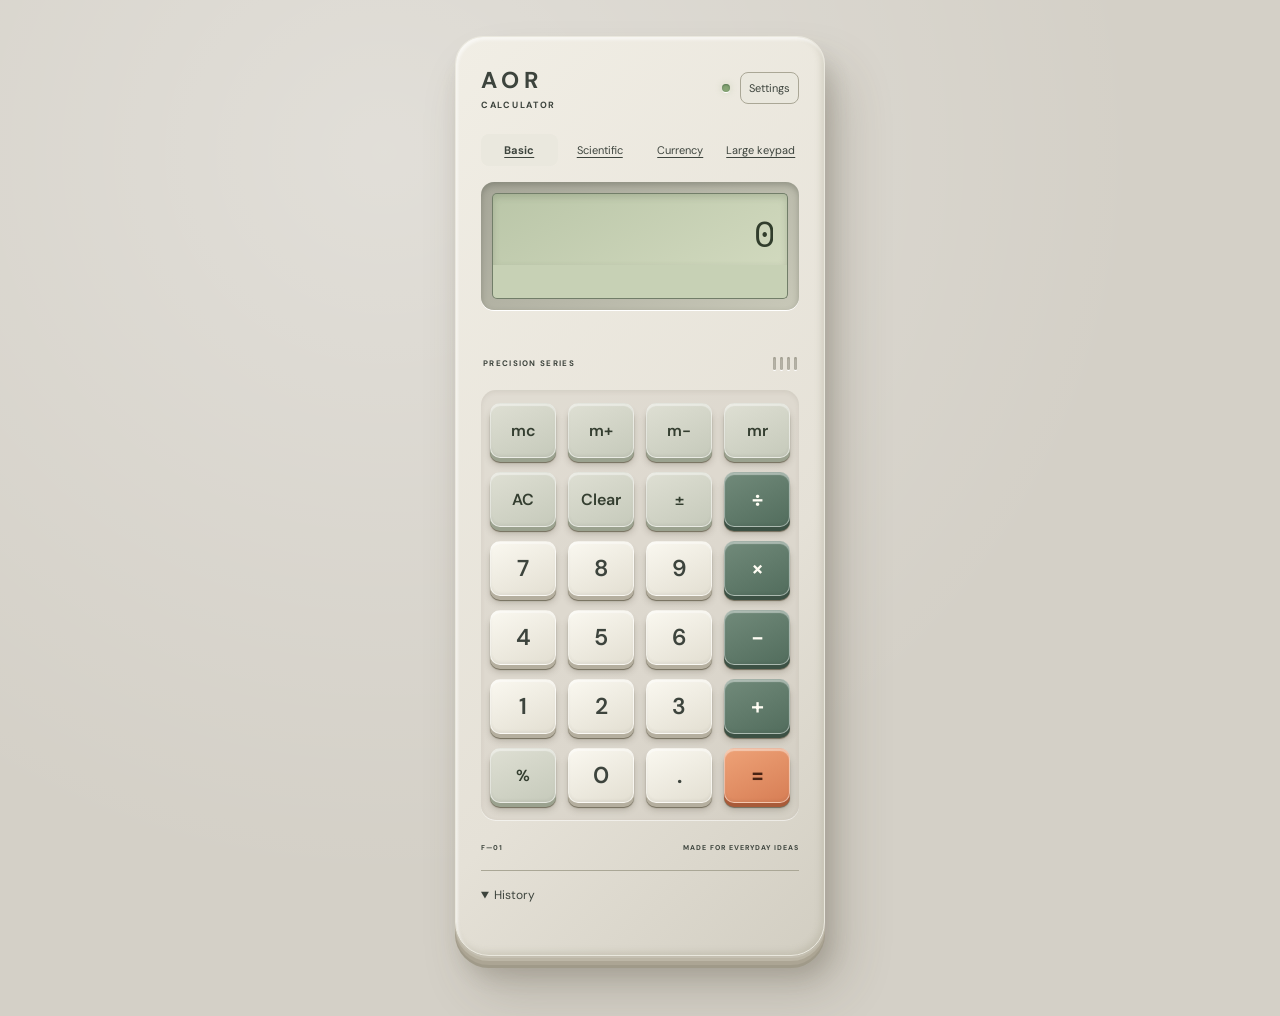
<file: index.html>
<!doctype html>
<html lang="en">
  <head>
    <meta charset="utf-8">
    <meta name="viewport" content="width=device-width, initial-scale=1">
    <meta name="color-scheme" content="light dark">
    <title>Calculator</title>
    <link rel="stylesheet" href="calculator.css">
    <script src="calculator.js" defer></script>
  </head>
  <body>
    <main class="calculator calculator--simple" aria-label="Calculator">
      <header class="calculator__header">
        <div class="calculator-brand"><span class="brand">AOR</span><h1 class="model">Calculator</h1></div>
        <span class="power-light" role="img" aria-label="Power on"></span>
        <div class="calculator__settings">
          <button type="button" class="calculator__settings-toggle" aria-expanded="false" aria-controls="settings-menu">Settings</button>
          <div id="settings-menu" class="settings-options" hidden>
            <button type="button" data-setting="history">Delete this history</button>
            <button type="button" data-setting="theme">Toggle theme</button>
            <button type="button" data-setting="sound" aria-pressed="true">Button sound: On</button>
            <button type="button" data-setting="help">Help &amp; privacy</button>
          </div>
        </div>
      </header>
      <nav class="calculator__toolbar" aria-label="Calculator modes">
        <a href="index.html" aria-current="page">Basic</a><a href="complex.html" >Scientific</a>
        <a href="exchange.html" >Currency</a><a href="expand.html" >Large keypad</a>
      </nav>
        <div class="calculator__screen">
        <input id="expression" class="calculator__display" type="text" aria-label="Editable equation" placeholder="0" autocomplete="off" spellcheck="false" maxlength="250">
        <output id="result" class="calculator__result" aria-label="Answer" aria-live="polite"></output>
      </div>
        <p id="status" role="status"></p>

      <div class="calculator-details" aria-hidden="true"><span>PRECISION SERIES</span><span class="speaker"><i></i><i></i><i></i><i></i></span></div>
      <div class="calculator__keypad ">
        <div class="calculator__basic-keys">
          <button type="button" class="key" data-key="mc">mc</button>
          <button type="button" class="key" data-key="m+">m+</button>
          <button type="button" class="key" data-key="m-">m-</button>
          <button type="button" class="key" data-key="mr">mr</button>
          <button type="button" class="key" data-key="AC">AC</button>
          <button type="button" class="key" data-key="Clear">Clear</button>
          <button type="button" class="key" data-key="sign">&plusmn;</button>
          <button type="button" class="key" data-key="/">&divide;</button>
          <button type="button" class="key" data-key="7">7</button>
          <button type="button" class="key" data-key="8">8</button>
          <button type="button" class="key" data-key="9">9</button>
          <button type="button" class="key" data-key="*">&times;</button>
          <button type="button" class="key" data-key="4">4</button>
          <button type="button" class="key" data-key="5">5</button>
          <button type="button" class="key" data-key="6">6</button>
          <button type="button" class="key" data-key="-">&minus;</button>
          <button type="button" class="key" data-key="1">1</button>
          <button type="button" class="key" data-key="2">2</button>
          <button type="button" class="key" data-key="3">3</button>
          <button type="button" class="key" data-key="+">+</button>
          <button type="button" class="key" data-key="%">%</button>
          <button type="button" class="key" data-key="0">0</button>
          <button type="button" class="key" data-key=".">.</button>
          <button type="button" class="key" data-key="=">=</button>
        </div>
      </div>
      <footer class="calculator-footer"><span>F&mdash;01</span><span>MADE FOR EVERYDAY IDEAS</span></footer>
      <details class="history" open>
        <summary>History</summary>
        <ol id="history-list"></ol>
      </details>
      <dialog id="help">
        <h2>Help &amp; privacy</h2>
        <p>Use the keys or your keyboard. Edit the expression to correct any part before pressing Enter or =. Select a history entry to edit and calculate it again. Enter calculates, Backspace deletes, Escape clears. Powers use ^. Functions act on the current number or the most recent parenthesized group. Percent divides that value by 100. Clear deletes one character; AC resets the expression. Memory persists until cleared or this page is closed.</p>
        <p>Trigonometry starts in degrees; select Deg/Rad to switch. History, theme and sound preferences are saved in this browser when storage is available. Toggle button sounds in Settings. Each calculator mode saves its own history. Delete this history removes only calculations saved in the current mode. Currency rates are fetched automatically from ExchangeRate-API and cached in this browser. All currencies supported by that provider are available. Rates update daily and may differ from your bank. Only the rate request is sent to the provider; your amounts and calculation history stay in this browser.</p>
        <form method="dialog">
          <button type="submit">Close</button>
        </form>
      </dialog>
    </main>
  </body>
</html>
</file>
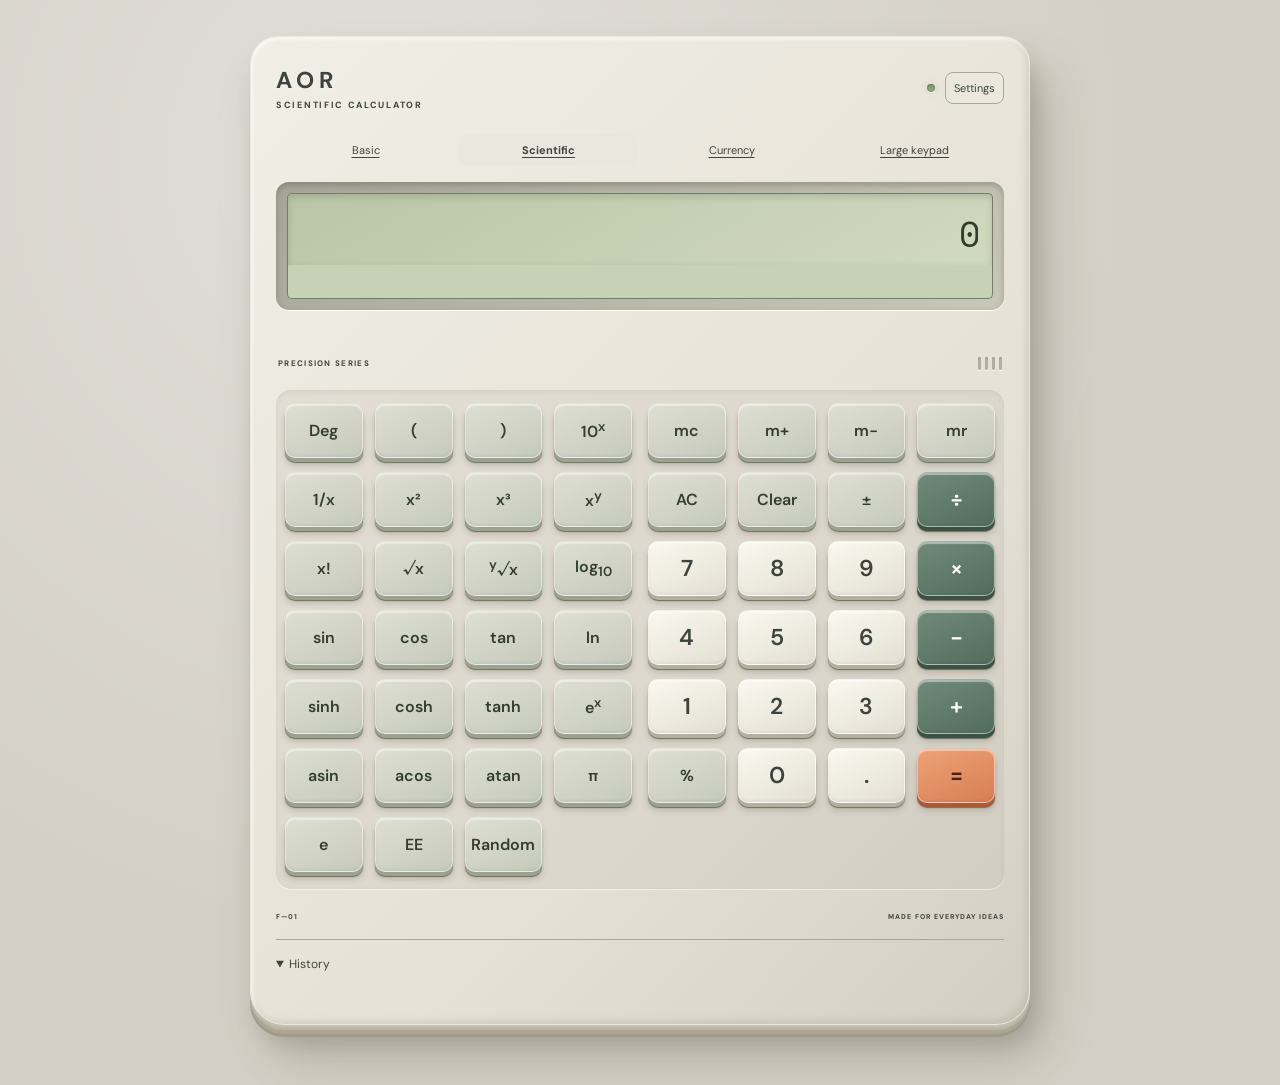
<file: complex.html>
<!doctype html>
<html lang="en">
  <head>
    <meta charset="utf-8">
    <meta name="viewport" content="width=device-width, initial-scale=1">
    <meta name="color-scheme" content="light dark">
    <title>Scientific calculator</title>
    <link rel="stylesheet" href="calculator.css">
    <script src="calculator.js" defer></script>
  </head>
  <body>
    <main class="calculator calculator--scientific" aria-label="Scientific calculator">
      <header class="calculator__header">
        <div class="calculator-brand"><span class="brand">AOR</span><h1 class="model">Scientific calculator</h1></div>
        <span class="power-light" role="img" aria-label="Power on"></span>
        <div class="calculator__settings">
          <button type="button" class="calculator__settings-toggle" aria-expanded="false" aria-controls="settings-menu">Settings</button>
          <div id="settings-menu" class="settings-options" hidden>
            <button type="button" data-setting="history">Delete this history</button>
            <button type="button" data-setting="theme">Toggle theme</button>
            <button type="button" data-setting="sound" aria-pressed="true">Button sound: On</button>
            <button type="button" data-setting="help">Help &amp; privacy</button>
          </div>
        </div>
      </header>
      <nav class="calculator__toolbar" aria-label="Calculator modes">
        <a href="index.html" >Basic</a><a href="complex.html" aria-current="page">Scientific</a>
        <a href="exchange.html" >Currency</a><a href="expand.html" >Large keypad</a>
      </nav>
        <div class="calculator__screen">
        <input id="expression" class="calculator__display" type="text" aria-label="Editable equation" placeholder="0" autocomplete="off" spellcheck="false" maxlength="250">
        <output id="result" class="calculator__result" aria-label="Answer" aria-live="polite"></output>
      </div>
        <p id="status" role="status"></p>

      <div class="calculator-details" aria-hidden="true"><span>PRECISION SERIES</span><span class="speaker"><i></i><i></i><i></i><i></i></span></div>
      <div class="calculator__keypad calculator__keypad--scientific">
        <div class="calculator__scientific-keys">
          <button type="button" class="key" data-key="angle">Deg</button>
          <button type="button" class="key" data-key="(">(</button>
          <button type="button" class="key" data-key=")">)</button>
          <button type="button" class="key" data-key="pow10">10<sup>x</sup></button>
          <button type="button" class="key" data-key="reciprocal">1/x</button>
          <button type="button" class="key" data-key="square">x&sup2;</button>
          <button type="button" class="key" data-key="cube">x&sup3;</button>
          <button type="button" class="key" data-key="^">x<sup>y</sup></button>
          <button type="button" class="key" data-key="factorial">x!</button>
          <button type="button" class="key" data-key="sqrt">&radic;x</button>
          <button type="button" class="key" aria-label="Nth root: enter radicand, root key, then degree" data-key="root"><sup>y</sup>&radic;x</button>
          <button type="button" class="key" data-key="log">log<sub>10</sub></button>
          <button type="button" class="key" data-key="sin">sin</button>
          <button type="button" class="key" data-key="cos">cos</button>
          <button type="button" class="key" data-key="tan">tan</button>
          <button type="button" class="key" data-key="ln">ln</button>
          <button type="button" class="key" data-key="sinh">sinh</button>
          <button type="button" class="key" data-key="cosh">cosh</button>
          <button type="button" class="key" data-key="tanh">tanh</button>
          <button type="button" class="key" data-key="exp">e<sup>x</sup></button>
          <button type="button" class="key" data-key="asin">asin</button>
          <button type="button" class="key" data-key="acos">acos</button>
          <button type="button" class="key" data-key="atan">atan</button>
          <button type="button" class="key" data-key="pi">&pi;</button>
          <button type="button" class="key" data-key="e">e</button>
          <button type="button" class="key" data-key="EE">EE</button>
          <button type="button" class="key" data-key="random">Random</button>
          </div><div class="calculator__basic-keys"><button type="button" class="key" data-key="mc">mc</button>
          <button type="button" class="key" data-key="m+">m+</button>
          <button type="button" class="key" data-key="m-">m-</button>
          <button type="button" class="key" data-key="mr">mr</button>
          <button type="button" class="key" data-key="AC">AC</button>
          <button type="button" class="key" data-key="Clear">Clear</button>
          <button type="button" class="key" data-key="sign">&plusmn;</button>
          <button type="button" class="key" data-key="/">&divide;</button>
          <button type="button" class="key" data-key="7">7</button>
          <button type="button" class="key" data-key="8">8</button>
          <button type="button" class="key" data-key="9">9</button>
          <button type="button" class="key" data-key="*">&times;</button>
          <button type="button" class="key" data-key="4">4</button>
          <button type="button" class="key" data-key="5">5</button>
          <button type="button" class="key" data-key="6">6</button>
          <button type="button" class="key" data-key="-">&minus;</button>
          <button type="button" class="key" data-key="1">1</button>
          <button type="button" class="key" data-key="2">2</button>
          <button type="button" class="key" data-key="3">3</button>
          <button type="button" class="key" data-key="+">+</button>
          <button type="button" class="key" data-key="%">%</button>
          <button type="button" class="key" data-key="0">0</button>
          <button type="button" class="key" data-key=".">.</button>
          <button type="button" class="key" data-key="=">=</button>
        </div>
      </div>
      <footer class="calculator-footer"><span>F&mdash;01</span><span>MADE FOR EVERYDAY IDEAS</span></footer>
      <details class="history" open>
        <summary>History</summary>
        <ol id="history-list"></ol>
      </details>
      <dialog id="help">
        <h2>Help &amp; privacy</h2>
        <p>Use the keys or your keyboard. Edit the expression to correct any part before pressing Enter or =. Select a history entry to edit and calculate it again. Enter calculates, Backspace deletes, Escape clears. Powers use ^. Functions act on the current number or the most recent parenthesized group. Percent divides that value by 100. Clear deletes one character; AC resets the expression. Memory persists until cleared or this page is closed.</p>
        <p>Trigonometry starts in degrees; select Deg/Rad to switch. History, theme and sound preferences are saved in this browser when storage is available. Toggle button sounds in Settings. Each calculator mode saves its own history. Delete this history removes only calculations saved in the current mode. Currency rates are fetched automatically from ExchangeRate-API and cached in this browser. All currencies supported by that provider are available. Rates update daily and may differ from your bank. Only the rate request is sent to the provider; your amounts and calculation history stay in this browser.</p>
        <form method="dialog">
          <button type="submit">Close</button>
        </form>
      </dialog>
    </main>
  </body>
</html>
</file>
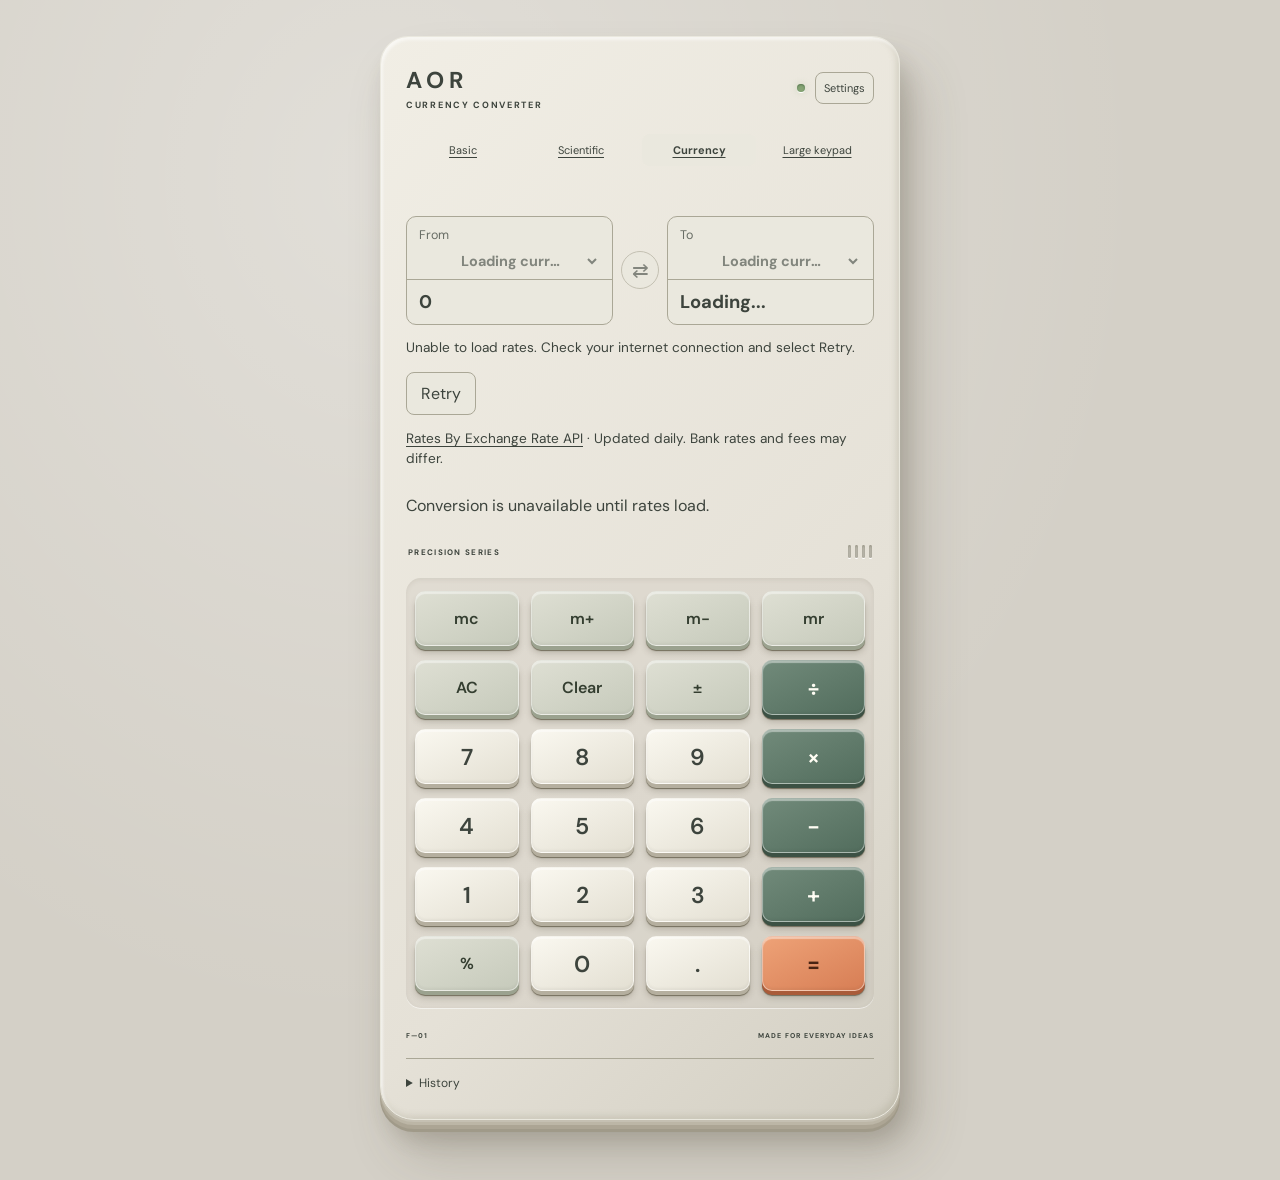
<file: exchange.html>
<!doctype html>
<html lang="en">
  <head>
    <meta charset="utf-8">
    <meta name="viewport" content="width=device-width, initial-scale=1">
    <meta name="color-scheme" content="light dark">
    <title>Currency converter</title>
    <link rel="stylesheet" href="calculator.css">
    <script src="calculator.js" defer></script>
  </head>
  <body>
    <main class="calculator calculator--exchange" aria-label="Currency converter">
      <header class="calculator__header">
        <div class="calculator-brand"><span class="brand">AOR</span><h1 class="model">Currency converter</h1></div>
        <span class="power-light" role="img" aria-label="Power on"></span>
        <div class="calculator__settings">
          <button type="button" class="calculator__settings-toggle" aria-expanded="false" aria-controls="settings-menu">Settings</button>
          <div id="settings-menu" class="settings-options" hidden>
            <button type="button" data-setting="history">Delete this history</button>
            <button type="button" data-setting="theme">Toggle theme</button>
            <button type="button" data-setting="sound" aria-pressed="true">Button sound: On</button>
            <button type="button" data-setting="help">Help &amp; privacy</button>
          </div>
        </div>
      </header>
      <nav class="calculator__toolbar" aria-label="Calculator modes">
        <a href="index.html" >Basic</a>
        <a href="complex.html" >Scientific</a>
        <a href="exchange.html" aria-current="page">Currency</a>
        <a href="expand.html" >Large keypad</a>
      </nav>
        <p id="status" role="status"></p>
        <div class="exchange-fields">
          <label class="currency-card" for="from-currency">
            <span class="currency-card__title">From</span>
            <span class="currency-card__selection">
              <span id="from-flag" class="currency-card__flag" aria-hidden="true"></span>
              <select id="from-currency" disabled><option value="">Loading currencies...</option></select>
            </span>
            <span id="from-amount" class="currency-card__amount">0</span>
          </label>
          <button type="button" data-key="swap" id="swap-currencies" aria-label="Swap currencies" disabled>&#8644;</button>
          <label class="currency-card" for="to-currency">
            <span class="currency-card__title">To</span>
            <span class="currency-card__selection">
              <span id="to-flag" class="currency-card__flag" aria-hidden="true"></span>
              <select id="to-currency" disabled><option value="">Loading currencies...</option></select>
            </span>
            <span id="to-amount" class="currency-card__amount">Loading...</span>
          </label>
        </div>
      <p id="rate-status" class="hint" role="status">Loading exchange rates...</p>
      <button type="button" id="refresh-rates" disabled>Refresh rates</button>
      <p class="hint"><a href="https://www.exchangerate-api.com" target="_blank" rel="noopener noreferrer">Rates By Exchange Rate API</a> &middot; Updated daily. Bank rates and fees may differ.</p>
      <output id="conversion" aria-live="polite">Loading exchange rates...</output>
      <div class="calculator-details" aria-hidden="true"><span>PRECISION SERIES</span><span class="speaker"><i></i><i></i><i></i><i></i></span></div>
      <div class="calculator__keypad ">
        <div class="calculator__basic-keys">
          <button type="button" class="key" data-key="mc">mc</button>
          <button type="button" class="key" data-key="m+">m+</button>
          <button type="button" class="key" data-key="m-">m-</button>
          <button type="button" class="key" data-key="mr">mr</button>
          <button type="button" class="key" data-key="AC">AC</button>
          <button type="button" class="key" data-key="Clear">Clear</button>
          <button type="button" class="key" data-key="sign">&plusmn;</button>
          <button type="button" class="key" data-key="/">&divide;</button>
          <button type="button" class="key" data-key="7">7</button>
          <button type="button" class="key" data-key="8">8</button>
          <button type="button" class="key" data-key="9">9</button>
          <button type="button" class="key" data-key="*">&times;</button>
          <button type="button" class="key" data-key="4">4</button>
          <button type="button" class="key" data-key="5">5</button>
          <button type="button" class="key" data-key="6">6</button>
          <button type="button" class="key" data-key="-">&minus;</button>
          <button type="button" class="key" data-key="1">1</button>
          <button type="button" class="key" data-key="2">2</button>
          <button type="button" class="key" data-key="3">3</button>
          <button type="button" class="key" data-key="+">+</button>
          <button type="button" class="key" data-key="%">%</button>
          <button type="button" class="key" data-key="0">0</button>
          <button type="button" class="key" data-key=".">.</button>
          <button type="button" class="key" data-key="=">=</button>
        </div>
      </div>
      <footer class="calculator-footer"><span>F&mdash;01</span><span>MADE FOR EVERYDAY IDEAS</span></footer>
      <details class="history">
        <summary>History</summary>
        <ol id="history-list"></ol>
      </details>
      <dialog id="help">
        <h2>Help &amp; privacy</h2>
        <p>Use the keys or your keyboard. Edit the expression to correct any part before pressing Enter or =. Select a history entry to edit and calculate it again. Enter calculates, Backspace deletes, Escape clears. Powers use ^. Functions act on the current number or the most recent parenthesized group. Percent divides that value by 100. Clear deletes one character; AC resets the expression. Memory persists until cleared or this page is closed.</p>
        <p>Trigonometry starts in degrees; select Deg/Rad to switch. History, theme and sound preferences are saved in this browser when storage is available. Toggle button sounds in Settings. Each calculator mode saves its own history. Delete this history removes only calculations saved in the current mode. Currency rates are fetched automatically from ExchangeRate-API and cached in this browser. All currencies supported by that provider are available. Rates update daily and may differ from your bank. Only the rate request is sent to the provider; your amounts and calculation history stay in this browser.</p>
        <form method="dialog">
          <button type="submit">Close</button>
        </form>
      </dialog>
    </main>
  </body>
</html>
</file>
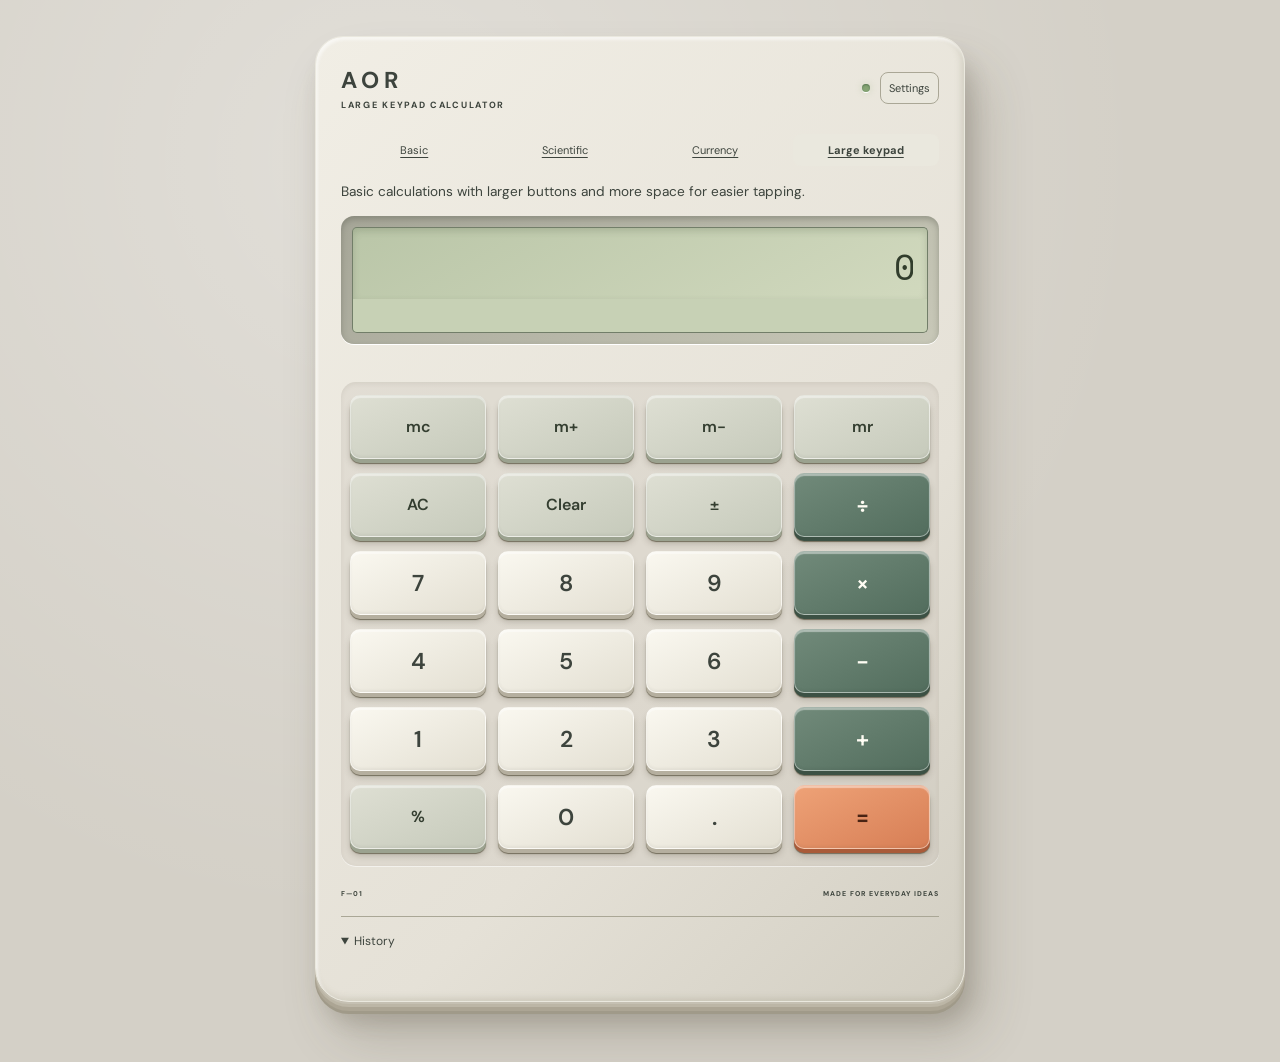
<file: expand.html>
<!doctype html>
<html lang="en">
  <head>
    <meta charset="utf-8">
    <meta name="viewport" content="width=device-width, initial-scale=1">
    <meta name="color-scheme" content="light dark">
    <title>Large keypad calculator</title>
    <link rel="stylesheet" href="calculator.css">
    <script src="calculator.js" defer></script>
  </head>
  <body>
    <main class="calculator calculator--expanded" aria-label="Large keypad calculator">
    <header class="calculator__header">
      <div class="calculator-brand"><span class="brand">AOR</span><h1 class="model">Large keypad calculator</h1></div>
        <span class="power-light" role="img" aria-label="Power on"></span>
      <div class="calculator__settings">
        <button type="button" class="calculator__settings-toggle" aria-expanded="false" aria-controls="settings-menu">Settings</button>
        <div id="settings-menu" class="settings-options" hidden>
          <button type="button" data-setting="history">Delete this history</button>
          <button type="button" data-setting="theme">Toggle theme</button>
          <button type="button" data-setting="sound" aria-pressed="true">Button sound: On</button>
          <button type="button" data-setting="help">Help &amp; privacy</button>
        </div>
      </div>
    </header>
    <nav class="calculator__toolbar" aria-label="Calculator modes">
      <a href="index.html" >Basic</a>
      <a href="complex.html" >Scientific</a>
      <a href="exchange.html" >Currency</a>
      <a href="expand.html" aria-current="page">Large keypad</a>
    </nav>
    <p class="hint">Basic calculations with larger buttons and more space for easier tapping.</p>
      <div class="calculator__screen">
        <input id="expression" class="calculator__display" type="text" aria-label="Editable equation" placeholder="0" autocomplete="off" spellcheck="false" maxlength="250">
        <output id="result" class="calculator__result" aria-label="Answer" aria-live="polite"></output>
      </div>
      <p id="status" role="status"></p>

    <div class="calculator__keypad ">
      <div class="calculator__basic-keys">
        <button type="button" class="key" data-key="mc">mc</button>
        <button type="button" class="key" data-key="m+">m+</button>
        <button type="button" class="key" data-key="m-">m-</button>
        <button type="button" class="key" data-key="mr">mr</button>
        <button type="button" class="key" data-key="AC">AC</button>
        <button type="button" class="key" data-key="Clear">Clear</button>
        <button type="button" class="key" data-key="sign">&plusmn;</button>
        <button type="button" class="key" data-key="/">&divide;</button>
        <button type="button" class="key" data-key="7">7</button>
        <button type="button" class="key" data-key="8">8</button>
        <button type="button" class="key" data-key="9">9</button>
        <button type="button" class="key" data-key="*">&times;</button>
        <button type="button" class="key" data-key="4">4</button>
        <button type="button" class="key" data-key="5">5</button>
        <button type="button" class="key" data-key="6">6</button>
        <button type="button" class="key" data-key="-">&minus;</button>
        <button type="button" class="key" data-key="1">1</button>
        <button type="button" class="key" data-key="2">2</button>
        <button type="button" class="key" data-key="3">3</button>
        <button type="button" class="key" data-key="+">+</button>
        <button type="button" class="key" data-key="%">%</button>
        <button type="button" class="key" data-key="0">0</button>
        <button type="button" class="key" data-key=".">.</button>
        <button type="button" class="key" data-key="=">=</button>
      </div>
    </div>
      <footer class="calculator-footer"><span>F&mdash;01</span><span>MADE FOR EVERYDAY IDEAS</span></footer>
      <details class="history" open>
        <summary>History</summary>
        <ol id="history-list"></ol>
      </details>
      <dialog id="help">
        <h2>Help &amp; privacy</h2>
        <p>Use the keys or your keyboard. Edit the expression to correct any part before pressing Enter or =. Select a history entry to edit and calculate it again. Enter calculates, Backspace deletes, Escape clears. Powers use ^. Functions act on the current number or the most recent parenthesized group. Percent divides that value by 100. Clear deletes one character; AC resets the expression. Memory persists until cleared or this page is closed.</p>
        <p>Trigonometry starts in degrees; select Deg/Rad to switch. History, theme and sound preferences are saved in this browser when storage is available. Toggle button sounds in Settings. Each calculator mode saves its own history. Delete this history removes only calculations saved in the current mode. Currency rates are fetched automatically from ExchangeRate-API and cached in this browser. All currencies supported by that provider are available. Rates update daily and may differ from your bank. Only the rate request is sent to the provider; your amounts and calculation history stay in this browser.</p>
        <form method="dialog">
          <button type="submit">Close</button>
        </form>
      </dialog>
    </main>
  </body>
</html>
</file>
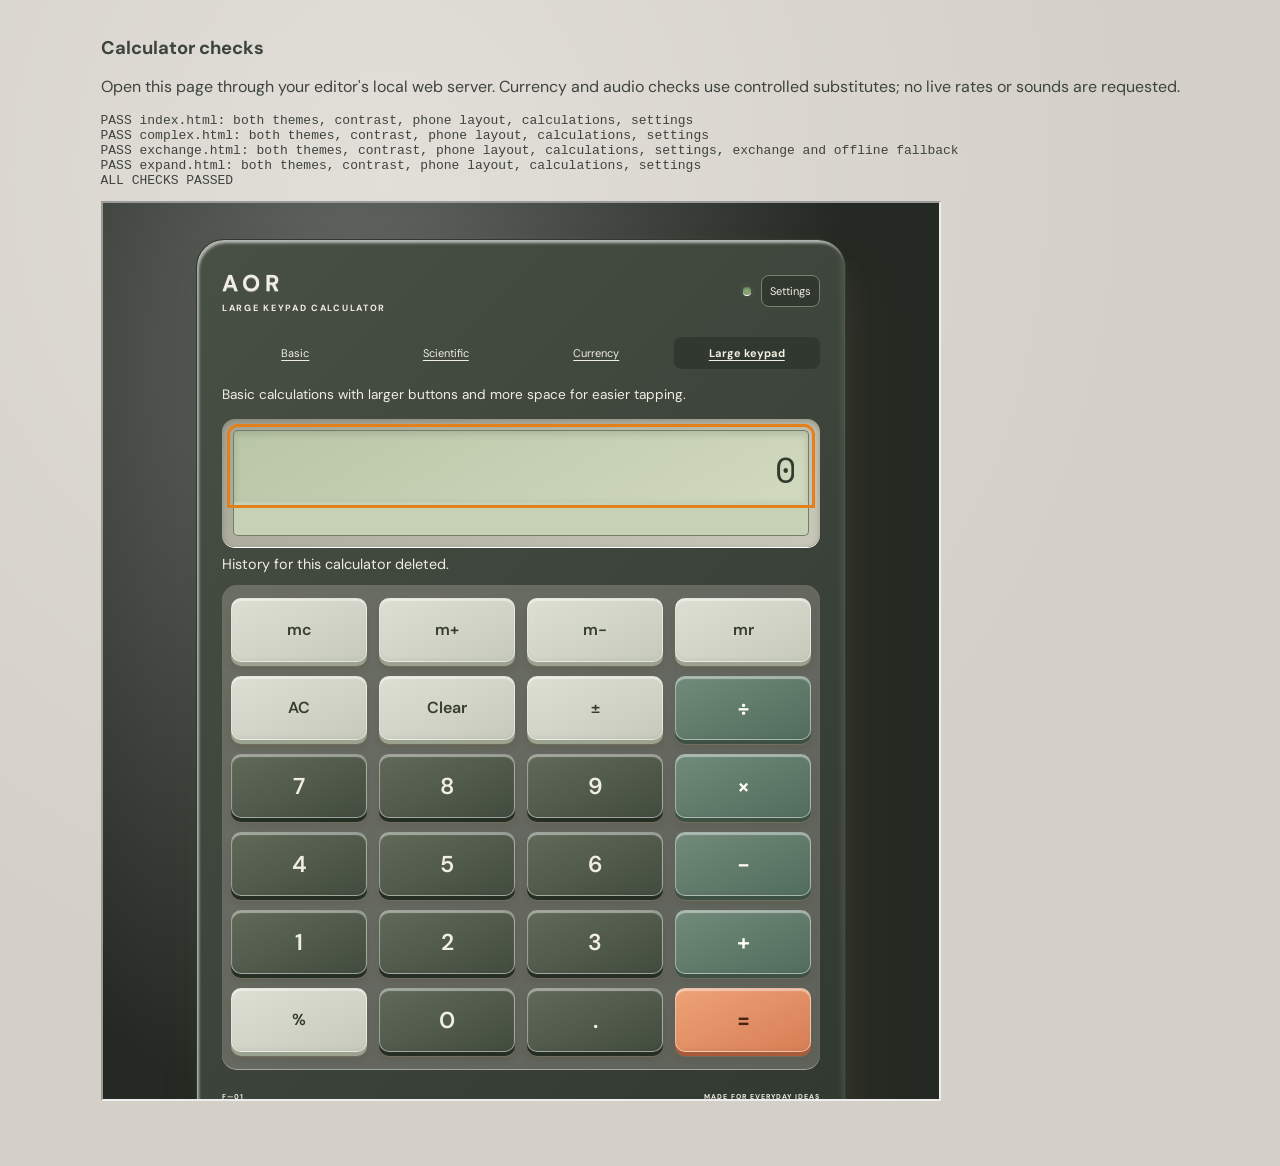
<file: tests/check.html>
<!doctype html>
<html lang="en">
<head>
  <meta charset="utf-8">
  <meta name="viewport" content="width=device-width, initial-scale=1">
  <title>Calculator checks</title>
  <link rel="stylesheet" href="../calculator.css">
  <script src="check.js" defer></script>
</head>
<body>
  <main>
    <h1>Calculator checks</h1>
    <p>Open this page through your editor's local web server. Currency and audio checks use controlled substitutes; no live rates or sounds are requested.</p>
    <pre id="results" role="status">Running...</pre>
    <iframe id="preview" title="Calculator being checked" width="840" height="900"></iframe>
  </main>
</body>
</html>
</file>
<file: calculator.css>
@import url("https://fonts.googleapis.com/css2?family=DM+Sans:wght@400;500;600;700&family=Space+Mono:wght@400;700&display=swap");

﻿:root {
  color-scheme: light;
  --page:#eef2f7;
  --panel:#d7ebf8;
  --ink:#182638;
  --screen:#f8fbff;
  --key:#334155;
  --accent:#1946a3;
  --line:#98aec4;
}

:root[data-theme="dark"] {
  color-scheme:dark;
  --page:#111827;
  --panel:#1e293b;
  --ink:#f1f5f9;
  --screen:#0f172a;
  --key:#475569;
  --accent:#2458ba;
  --line:#64748b;
}

* {
  box-sizing:border-box;
}

body {
  margin:0;
  min-height:100vh;
  min-height:100dvh;
  display:grid;
  place-items:center;
  padding:16px;
  background:var(--page);
  color:var(--ink);
  font-family:system-ui,sans-serif;
}

button,input,select {
  font:inherit;
}

button,a,input,select {
  touch-action:manipulation;
}

button {
  cursor:pointer;
}

.calculator {
  width:min(100%,390px);
  padding:18px;
  border:1px solid var(--line);
  border-radius:20px;
  background:var(--panel);
  box-shadow:0 12px 35px #0002;
}

.calculator--expanded {
  width:min(100%,650px);
}

.calculator--expanded .key {
  min-height:64px;
}

.calculator--scientific {
  width:min(100%,780px);
}

.calculator--exchange {
  width:min(100%,520px);
}

.calculator__header {
  display:flex;
  align-items:center;
  justify-content:space-between;
  gap:12px;
}

h1 {
  font-size:1.15rem;
  margin:0;
}

.calculator__settings {
  position:relative;
}

.calculator__settings-toggle, .settings-options button, dialog button, .exchange-fields button {
  border:1px solid var(--line);
  border-radius:8px;
  padding:10px;
  background:var(--screen);
  color:var(--ink);
}

.settings-options {
  position:absolute;
  right:0; top:calc(100% + 8px);
  z-index:2; display:grid;
  gap:6px; width:200px;
  padding:8px;
  background:var(--screen);
  border:1px solid var(--line);
  border-radius:10px;
  box-shadow:0 6px 16px #0003;
}

[hidden] {
  display:none !important;
}
.calculator__toolbar {
  display:flex;
  flex-wrap:wrap;
  gap:6px;
  margin:16px 0;
}

.calculator__toolbar a {
  flex:1;
  padding:10px 6px;
  border-radius:8px;
  color:var(--ink);
  text-align:center;
  font-size:.85rem;
  text-underline-offset:3px;
}
.calculator__toolbar [aria-current] {
  background:var(--screen);
  font-weight:700;
}

.expression {
  min-height:1.4em;
  margin:0 0 6px;
  overflow-wrap:anywhere;
  text-align:right;
  opacity:.8;
}

.calculator__display {
  display:block;
  min-height:82px;
  padding:16px;
  border:1px solid var(--line);
  border-radius:12px;
  background:var(--screen);
  color:var(--ink);
  font-size:clamp(1.5rem,5vw,2.2rem);
  font-variant-numeric:tabular-nums;
  text-align:right;
  overflow-wrap:anywhere;
}

#status {
  min-height:1.5em;
  margin:8px 0;
  font-size:.9rem;
}

.calculator__basic-keys,.calculator__scientific-keys {
  display:grid;
  grid-template-columns:repeat(4,minmax(0,1fr));
  gap:7px;
  align-content:start;
}

.calculator__keypad--scientific {
  display:grid;
  grid-template-columns:1fr 1fr;
  gap:16px;
}

.key {
  min-width:0;
  min-height:48px;
  border:0;
  border-radius:12px;
  background:var(--key);
  color:white;
}

.key[data-key="="],.key[data-key="AC"] {
  background:var(--accent);
}

.key:hover {
  filter:brightness(1.2);
}

.key:active {
  transform:translateY(1px);
}

:focus-visible {
  outline:3px solid #e48019;
  outline-offset:3px;
}

.history {
  margin-top:18px;
  font-size:.9rem;
}

summary {
  cursor:pointer;
  padding:8px 0;
}

#history-list {
  padding-left:24px;
  max-height:200px;
  overflow:auto;
  overflow-wrap:anywhere;
}

#history-list li {
  padding:5px;
}

.exchange-fields {
  display:grid;
  grid-template-columns:minmax(0,1fr) auto minmax(0,1fr);
  align-items:center;
  gap:8px;
  margin:12px 0;
}

.currency-card {
  min-width:0;
  padding:10px 12px 0;
  overflow:hidden;
  border:1px solid var(--line);
  border-radius:10px;
  background:var(--screen);
}

label {
  display:block;
  font-size:.9rem;
}

input,select {
  width:100%;
  margin-top:6px;
  padding:10px;
  border:1px solid var(--line);
  border-radius:8px;
  background:var(--screen);
  color:var(--ink);
}

.hint {
  font-size:.85rem;
  line-height:1.5;
}
#conversion {
  display:block;
  padding:12px 0;
  overflow-wrap:anywhere;
}

dialog {
  max-width:min(90vw,540px);
  border:1px solid var(--line);
  border-radius:14px;
  background:var(--screen);
  color:var(--ink);
  line-height:1.6;
}

dialog::backdrop {
  background:#0008;
}

@media(max-width:600px) {
  .calculator__keypad--scientific
  { grid-template-columns:1fr; }
  .calculator__scientific-keys
  { grid-template-columns:repeat(4,minmax(0,1fr)); }
  body { padding:10px; }
  .calculator { padding:12px; }
}

.currency-card__title {
  display:block;
  font-size:.78rem;
  opacity:.75;
}

.currency-card__selection {
  display:flex;
  align-items:center;
  gap:6px;
  min-width:0;
}

.exchange-fields select {
  min-width:0;
  margin:0;
  padding:8px 18px 8px 0;
  border:0;
  border-radius:0;
  background:var(--screen);
  font-weight:700;
  text-overflow:ellipsis;
}

.currency-card__flag {
  flex:none;
  width:32px;
  height:18px;
}

.currency-card__flag img {
  display:block;
  width:100%;
  height:100%;
  border-radius:2px;
  object-fit:contain;
}

.currency-card__amount {
  display:block;
  min-height:45px;
  margin:0 -12px;
  padding:10px 12px;
  overflow:hidden;
  border-top:1px solid var(--line);
  font-size:1.15rem;
  font-variant-numeric:tabular-nums;
  font-weight:700;
  text-overflow:ellipsis;
  white-space:nowrap;
}

#swap-currencies {
  width:38px;
  height:38px;
  padding:0;
  border:1px solid var(--line);
  border-radius:50%;
  background:var(--screen);
  color:var(--ink);
  font-size:1.25rem;
}

#refresh-rates { 
  padding:10px 14px;
  border:1px solid var(--line);
  border-radius:8px;
  background:var(--screen);
  color:var(--ink);
}

button:disabled, select:disabled {
  opacity:.6; cursor:wait;
}

.hint a {
  color:var(--ink);
  text-underline-offset:3px;
}

.calculator__screen {
  padding:12px 16px;
  border:1px solid var(--line);
  border-radius:12px;
  background:var(--screen);
}
.calculator__result {
  display:block;
  min-height:1.4em;
  margin:0;
  text-align:right;
  overflow-wrap:anywhere;
  font-size:.9rem;
}
.calculator__screen .calculator__display {
  width:100%;
  min-height:54px;
  margin:0;
  padding:8px 0;
  border:0;
  border-radius:0;
}
.calculator__display::placeholder { color:var(--ink); opacity:1; }
#history-list button { width:100%; padding:8px; border:1px solid var(--line); border-radius:6px; background:var(--screen); color:var(--ink); text-align:left; overflow-wrap:anywhere; }
.currency-card__amount { white-space:normal; overflow-wrap:anywhere; }
/* FORM plastic casing and tactile controls, shared by every calculator mode. */
:root {
  --page:#d4d0c7; --panel:#e5e1d7; --ink:#3d443d;
  --screen:#eae8de; --key:#e3dfd2; --accent:#526d5d; --line:#aaa796;
  --case-top:#f1eee5; --case-bottom:#d2cec2;
  --face-top:#faf8f0; --face-bottom:#e3dfd2; --edge:#b5af9f;
}
:root[data-theme="dark"] {
  --page:#242923; --panel:#394038; --ink:#f0eee3;
  --screen:#30382f; --key:#50594c; --accent:#526d5d; --line:#78816e;
  --case-top:#485044; --case-bottom:#30372e;
  --face-top:#616a59; --face-bottom:#424c3e; --edge:#252e23;
}
body {
  min-height:100svh;
  padding:36px 20px 60px;
  background:radial-gradient(ellipse at 30% 15%, #ffffff50, transparent 60%), var(--page);
  font-family:"DM Sans",sans-serif;
}
.calculator {
  padding:28px 25px 20px;
  border:1px solid var(--screen);
  border-radius:28px 28px 34px 34px;
  background:linear-gradient(135deg,var(--case-top),var(--panel) 65%,var(--case-bottom));
  box-shadow:inset 2px 3px 3px #fff9,inset -3px -3px 6px #99927d40,
    0 2px 0 #c5c0b2,0 5px 0 #bcb6a6,0 9px 0 #aca594,0 12px 0 #a09a89,
    7px 20px 20px #504a3830,18px 35px 50px #504a3838;
}
.calculator--simple { width:min(100%,370px); }
.calculator__header { gap:10px; margin-bottom:23px; }
.calculator-brand { flex:1; min-width:0; }
.brand { display:block; font-size:23px; font-weight:700; letter-spacing:5px; text-shadow:0 1px 0 #ffffff50; }
.model { margin:4px 0 0; font-size:9px; font-weight:700; letter-spacing:1.7px; text-transform:uppercase; }
.power-light { flex:none; width:8px; height:8px; border-radius:50%; background:#86a474; box-shadow:inset 0 1px 2px #25492b80,0 1px 0 #fff,0 0 7px #8faa7050; }
.calculator__settings-toggle { font-size:11px; padding:8px; }
.calculator__toolbar { gap:4px; }
.calculator__toolbar a { font-size:11px; padding:9px 3px; }
.calculator__screen {
  padding:11px; border:0; border-radius:13px;
  background:linear-gradient(145deg,#a6a698,#c8c8b8);
  box-shadow:inset 0 3px 6px #46483b55,0 1px 0 #fff;
}
.calculator__screen .calculator__display, .calculator__result {
  color:#313d2c; background-color:#c7d1b5;
  font-family:"Space Mono",monospace;
}
.calculator__screen .calculator__display {
  min-height:72px; padding:12px 14px 4px;
  border:1px solid #727e69; border-bottom:0; border-radius:5px 5px 0 0;
  background-image:linear-gradient(150deg,#bac6a8,#d1d9be);
  box-shadow:inset 0 3px 7px #42543935;
  font-size:clamp(22px,6vw,35px); letter-spacing:-2px;
}
.calculator__display::placeholder { color:#313d2c; }
.calculator__result { min-height:34px; padding:0 14px 10px; border:1px solid #727e69; border-top:0; border-radius:0 0 5px 5px; }
.calculator-details { display:flex; justify-content:space-between; align-items:center; margin:17px 2px 20px; font-size:8px; font-weight:700; letter-spacing:1.3px; }
.speaker { display:flex; gap:4px; }
.speaker i { width:3px; height:13px; border-radius:3px; background:#b9b6aa; box-shadow:inset 0 1px 2px #77736280,0 1px 0 #fff; }
.calculator__keypad { padding:13px 9px 17px; border-radius:15px; background:#c5c1b54d; box-shadow:inset 0 2px 4px #80796720,0 1px 0 #fff8; }
.calculator__basic-keys,.calculator__scientific-keys { gap:14px 12px; }
.key {
  min-height:55px; padding:4px; border:1px solid #ffffff70; border-radius:10px;
  color:var(--ink); background-color:var(--key);
  background-image:linear-gradient(155deg,var(--face-top),var(--face-bottom));
  font:600 23px "DM Sans",sans-serif;
  -webkit-tap-highlight-color:transparent; user-select:none;
  box-shadow:inset 0 2px 1px #ffffff70,inset 0 -2px 3px #0000000b,0 4px 0 var(--edge),0 5px 1px #746e5c,0 7px 6px #50493640;
  transition:transform 80ms ease,box-shadow 80ms ease,filter 120ms ease;
}
.key[data-key="AC"],.key[data-key="Clear"],.key[data-key="sign"],.key[data-key="%"],.key[data-key^="m"],.calculator__scientific-keys .key {
  --face-top:#dedfd3; --face-bottom:#c6cabb; --edge:#9ba28f;
  color:#343e30; background-color:#c6cabb; background-image:linear-gradient(155deg,var(--face-top),var(--face-bottom)); font-size:16px;
}
.key[data-key="+"],.key[data-key="-"],.key[data-key="*"],.key[data-key="/"] {
  --face-top:#718a7a; --face-bottom:#526d5d; --edge:#3c5144;
  color:#fffdf4; background-color:#526d5d;
}
.key[data-key="="] {
  --face-top:#eea277; --face-bottom:#d77e55; --edge:#a95b39;
  color:#492313; background-color:#d77e55; background-image:linear-gradient(155deg,var(--face-top),var(--face-bottom));
}
.key:hover { filter:none; }
@media(hover:hover) { .key:hover { filter:brightness(1.045); } }
.key:active { transform:translateY(4px); box-shadow:inset 0 2px 3px #00000015,0 0 0 var(--edge),0 1px 1px #746e5c,0 2px 2px #50493630; }
.key:focus-visible { outline:3px solid var(--ink); outline-offset:5px; }
.calculator-footer { display:flex; justify-content:space-between; gap:10px; margin-top:23px; font-size:7px; font-weight:700; letter-spacing:1px; }
.history { border-top:1px solid var(--line); padding-top:8px; font-size:12px; }
@media(max-width:600px) {
  body { padding:24px 12px 42px; }
  .calculator { padding:24px 16px 20px; }
  .calculator__keypad--scientific { gap:22px; }
  .calculator__scientific-keys .key { font-size:14px; }
}
@media(prefers-reduced-motion:reduce) { .key { transition:none; } }
</file>
